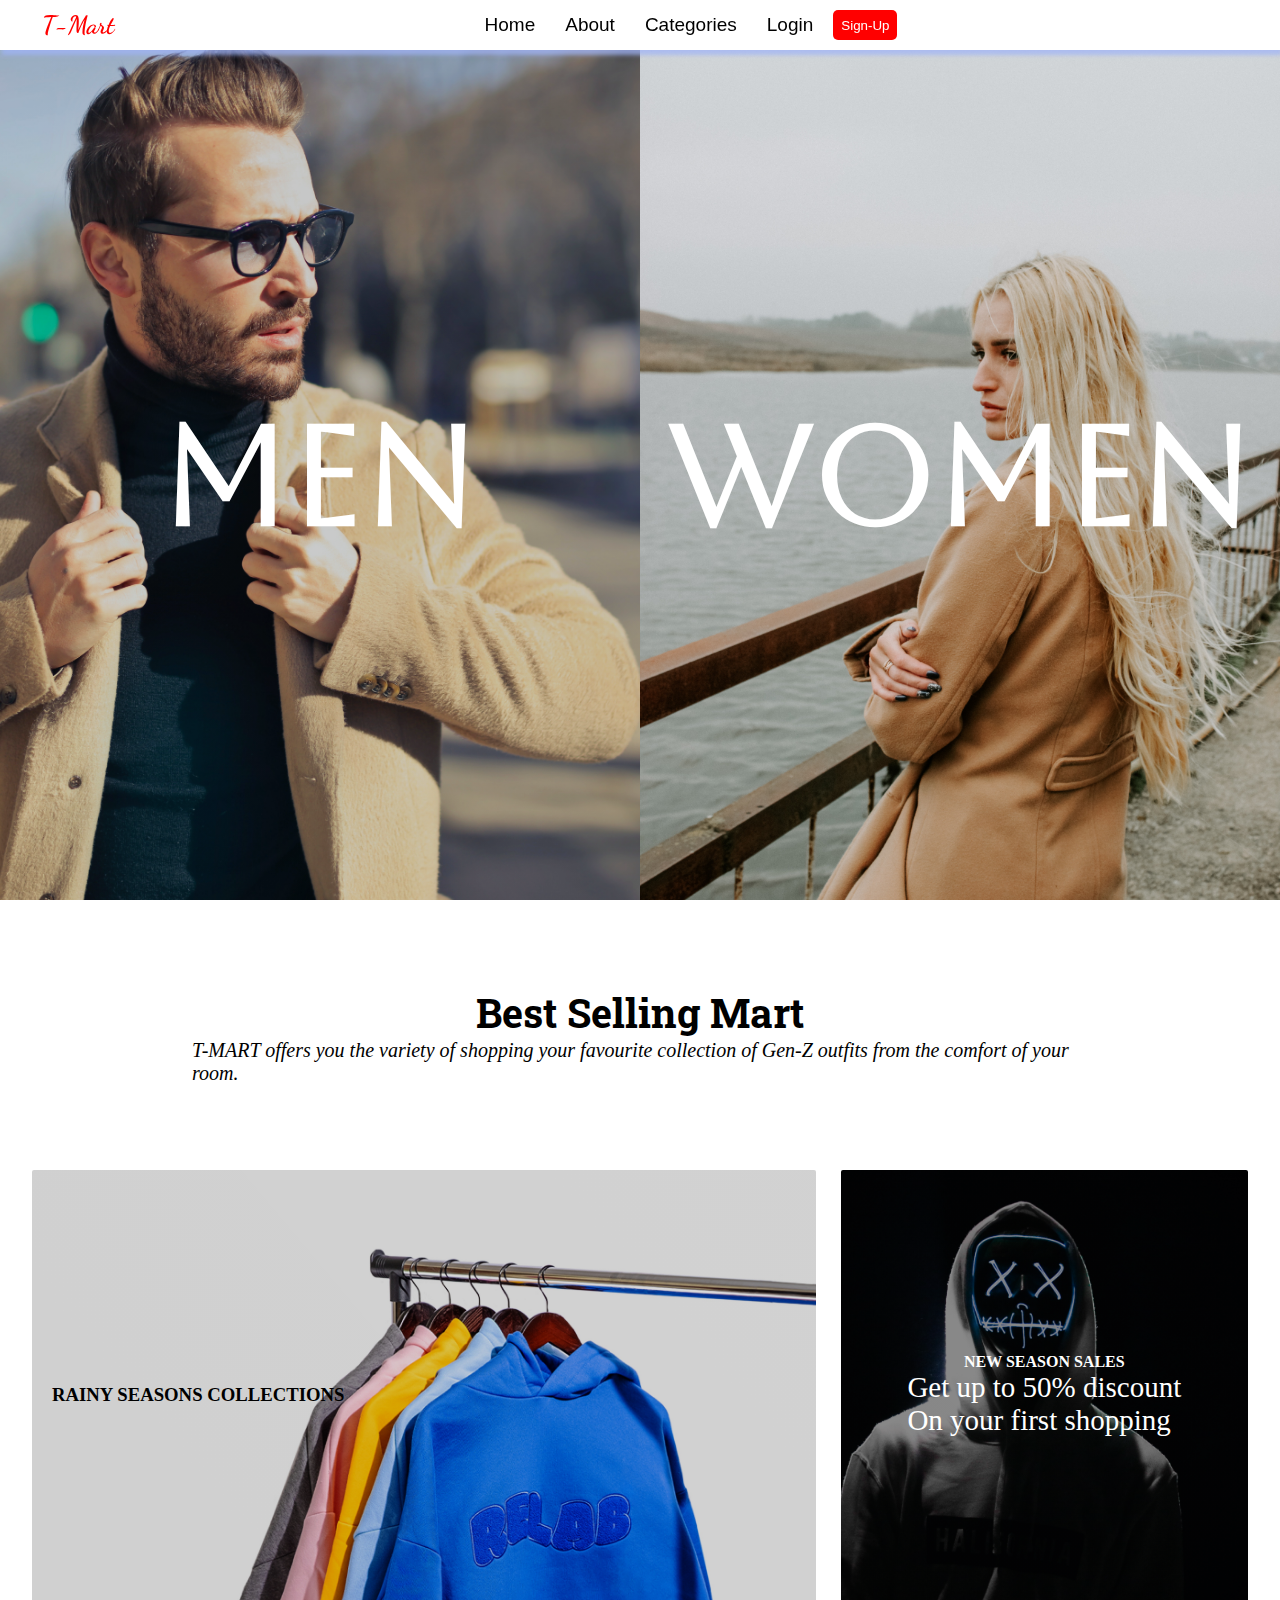
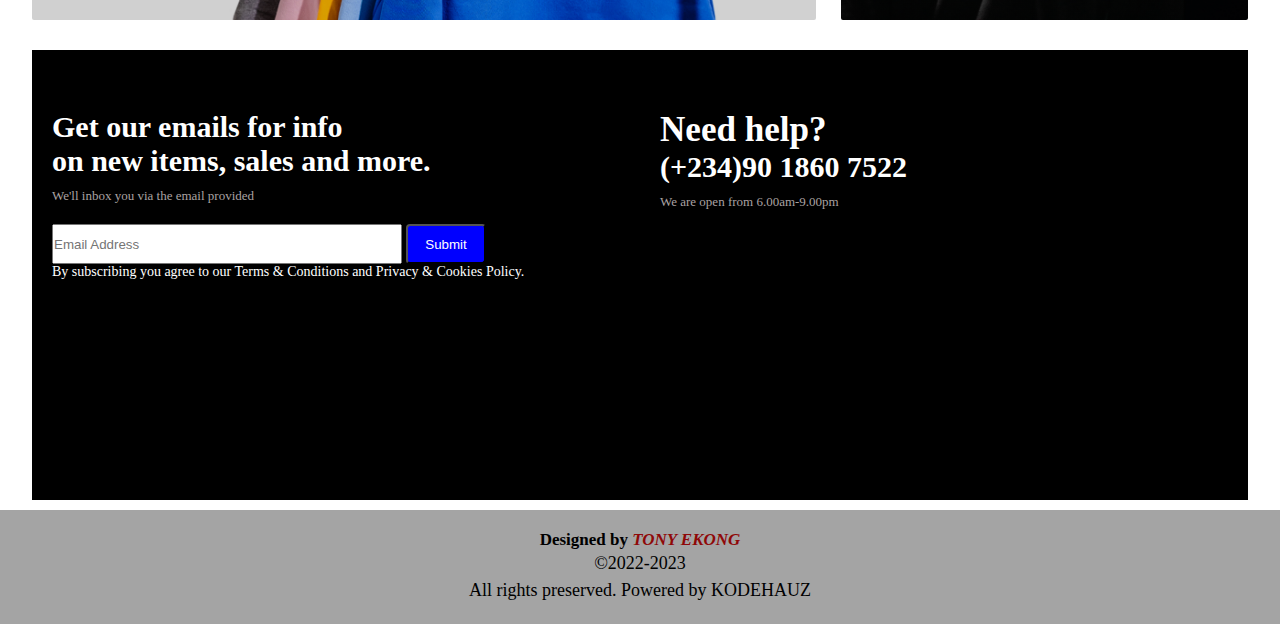
<file: index.html>
<!DOCTYPE html>
<html lang="en">

<head>
    <meta charset="UTF-8">
    <meta http-equiv="X-UA-Compatible" content="IE=edge">
    <meta name="viewport" content="width=device-width, initial-scale=1.0">
    <link rel="stylesheet" href="css/index.css">
    <link href="https://fonts.googleapis.com/css2?family=Aboreto&family=Uchen&display=swap" rel="stylesheet">
    <link
        href="https://fonts.googleapis.com/css2?family=Aboreto&family=Dancing+Script:wght@400;700&family=Uchen&display=swap"
        rel="stylesheet">
    <link
        href="https://fonts.googleapis.com/css2?family=Aboreto&family=Dancing+Script:wght@400;700&family=Roboto+Slab&family=Uchen&display=swap"
        rel="stylesheet">
    <title>T-MART</title>
</head>

<body>
    <header>
        <div class="container">
            <div class="head">
                <h1 class="logo">T-Mart</h1>
            </div>
            <div class="link">
                <ul>
                    <li class="a"><a href="index.html">Home</a></li>
                    <li class="a"><a href="about.html">About</a></li>
                    <li class="a"><a href="#">Categories</a></li>
                    <li class="a"><a href="login.html">Login</a></li>
                    <i><a href="signup.html"><input type="submit" value="Sign-Up" id="submit"></a></i>
                </ul>
            </div>
        </div>

    </header>
    <section class="hero-section">
        <div class="inner-container">
            <div class="image-1">
                <h1 class="hero-text">men</h1>
            </div>
            <div class="image-2">
                <h1 class="hero-text">women</h1>
            </div>
        </div>
    </section>
    <section class="best">
        <div class="best-content">
            <h2 class="best-heading"> Best Selling Mart</h2>
            <p class="best-para"><i>T-MART offers you the variety of shopping your favourite collection of Gen-Z outfits
                    from the comfort of your room.</i>
            </p>
        </div>
    </section>
    <section class="collection">
        <div class="container-advert">
            <div class="advert">
                <div class="advert-img1">
                    <div class="img">
                        <h3>RAINY SEASONS COLLECTIONS</h3>
                    </div>
                </div>
                <div class="advert-img2">
                    <div>
                        <h4>NEW SEASON SALES</h4>
                        <p>Get up to 50% discount<br>On your first shopping</p>
                    </div>
                </div>
            </div>
        </div>
    </section>
    <section class="contact-container">
        <div class="contact">
            <div class="email">
                <div class="info">
                    <p class="word1"><b>Get our emails for info</b></p>
                    <p class="word1"><b> on new items, sales and more.</b></p>
                    <p class="word">We'll inbox you via the email provided</p>
                </div>
                <div>
                    <input type="email" id="email" placeholder="Email Address">
                    <input type="submit" value="Submit" id="enter">
                </div>
                <div>
                    <p class="word2">By subscribing you agree to our Terms & Conditions and Privacy & Cookies Policy.
                    </p>
                </div>
            </div>
            <div class="need-help">
                <div class="help">
                    <h3>Need help?</h3>
                    <p><b>(+234)90 1860 7522</b></p>
                </div>
                <div class="service">
                    <P>We are open from 6.00am-9.00pm</P>
                </div>
            </div>
        </div>
    </section>
    <footer>
        <div class="foot">
            <h3>Designed by <i>TONY EKONG</i></h3>
            <p> &copy;2022-2023</p>
            <p>All rights preserved. Powered by KODEHAUZ</p>
        </div>
    </footer>
</body>

</html>
</file>
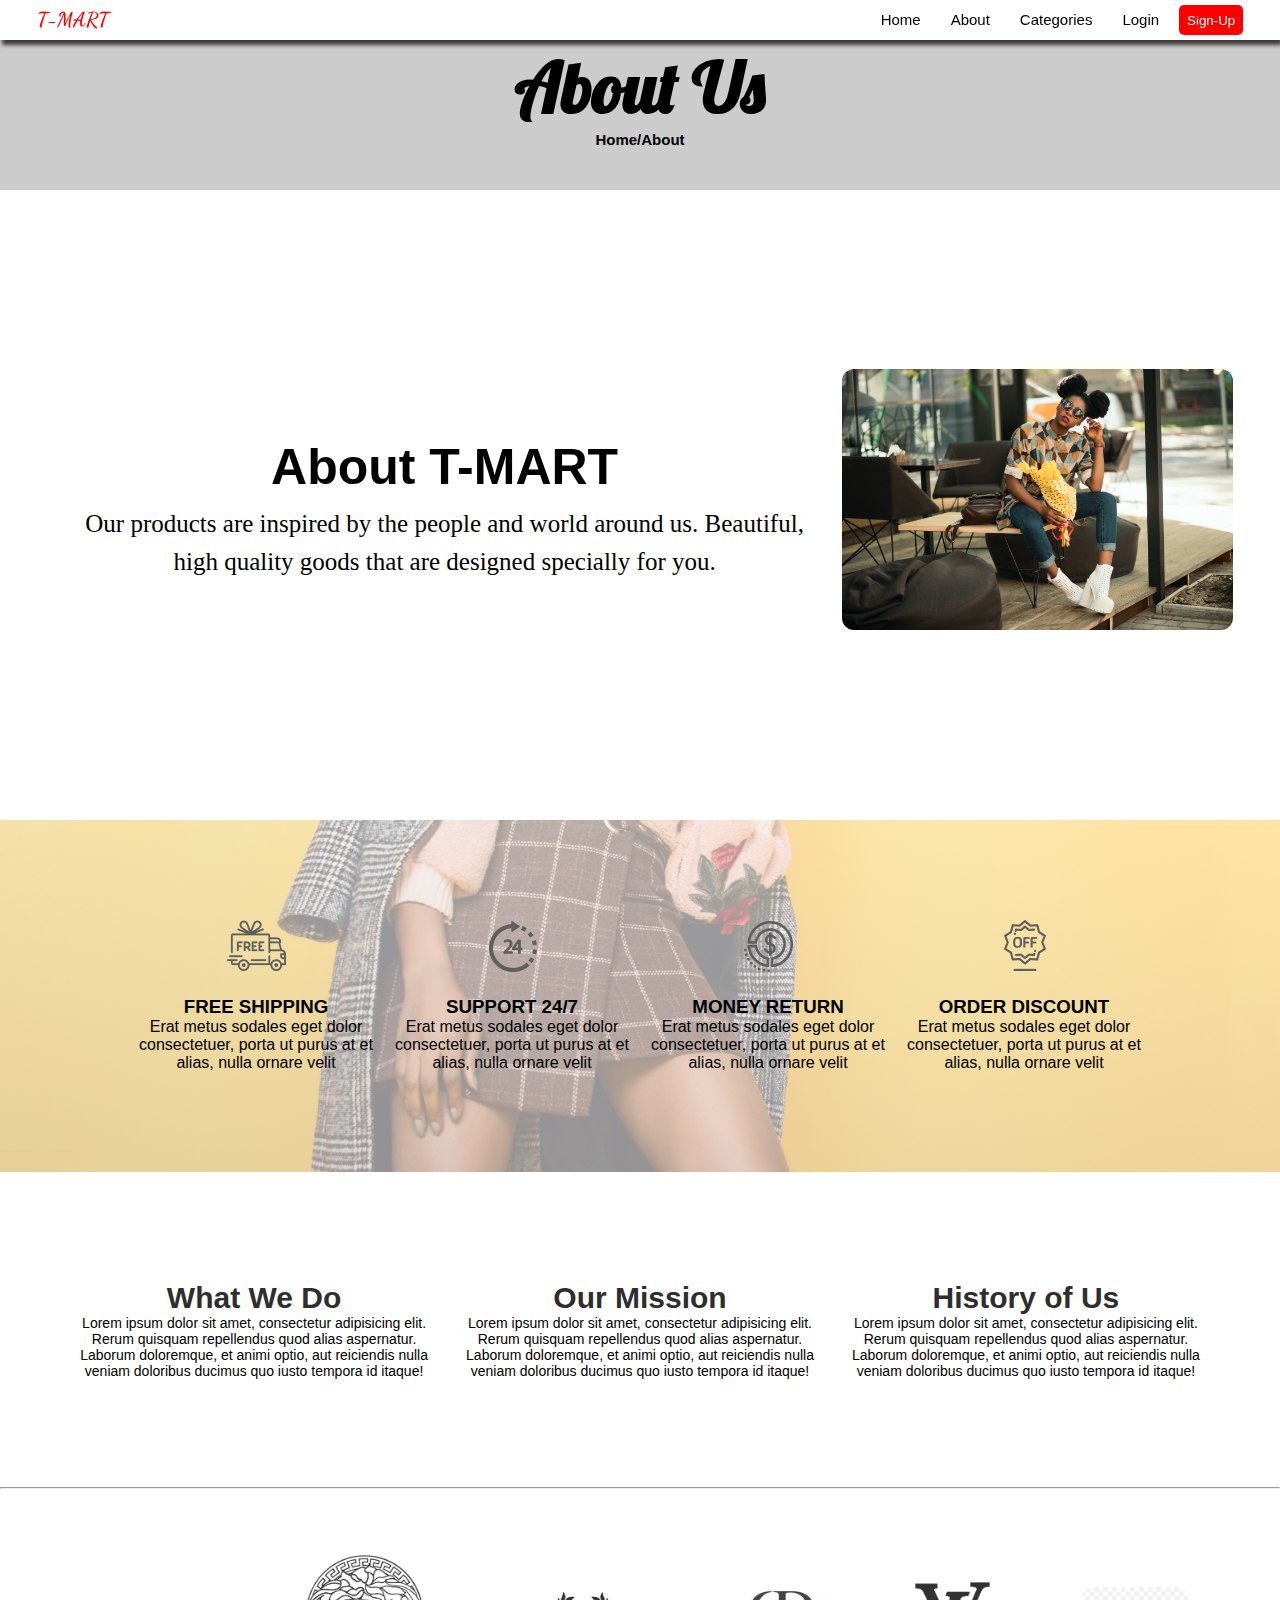
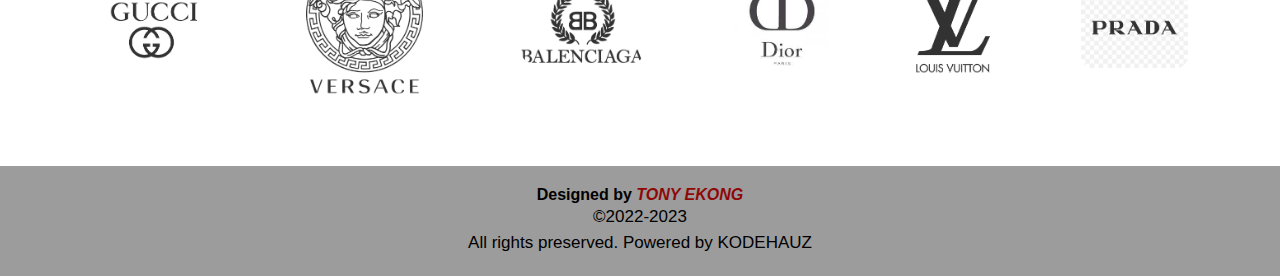
<file: about.html>
<!DOCTYPE html>
<html lang="en">

<head>
    <meta charset="UTF-8">
    <meta http-equiv="X-UA-Compatible" content="IE=edge">
    <meta name="viewport" content="width=device-width, initial-scale=1.0">
    <link rel="stylesheet" href="css/about.css">
    <link href="https://fonts.googleapis.com/css2?family=Aboreto&family=Uchen&display=swap" rel="stylesheet">
    <link
        href="https://fonts.googleapis.com/css2?family=Aboreto&family=Dancing+Script:wght@400;700&family=Uchen&display=swap"
        rel="stylesheet">
    <link
        href="https://fonts.googleapis.com/css2?family=Aboreto&family=Dancing+Script:wght@400;700&family=Roboto+Slab&family=Uchen&display=swap"
        rel="stylesheet">
    <link 
        href="https://fonts.googleapis.com/css2?family=Lobster&display=swap" 
        rel="stylesheet">
    <title>T-MART | About</title>
</head>

<body>
    <!-- First section  -->
    <header>
        <div class="container">
            <div class="head">
                <h1 class="logo">T-MART</h1>
            </div>
            <div class="link">
                <ul>
                    <li class="a"><a href="index.html">Home</a></li>
                    <li class="a"><a href="about.html">About</a></li>
                    <li class="a"><a href="#">Categories</a></li>
                    <li class="a"><a href="login.html">Login</a></li>
                    <i><a href="signup.html"><input type="submit" value="Sign-Up" id="submit"></a></i>
                </ul>
            </div>
        </div>
    </header>

    <!-- Page -content -->
    <!-- about section -->

    <section class="about">
        <div class="about-container">
            <div class="content">
                <div class="text-section">
                    <h1>About Us</h1>
                    <h3>Home/About</h3>
                </div>
            </div>
        </div>
    </section>

    <section class="about-section">
        <div class="container">
            <div class="about-content">
                <div class="text-section">
                    <h1>About T-MART</h1>
                    <p>Our products are inspired by the people and world around us. Beautiful, high quality goods that
                        are designed specially for you.
                    </p>

                </div>

                <div class="image-section">
                    <img src="images/image1.jpg" alt="..." class="img-fluid">
                </div>
            </div>
        </div>
    </section>

    <section class="services-section
    aos-init aos-animate" data-aos="fade-up" data-aos-delay="600">
        <div class="services-container">

            <div class="services aos-init aos-animate" id="service">
                <div class="icon">
                    <img src="./images/feature-icon-2.png" alt="...">
                </div>
                <h3>FREE SHIPPING</h3>
                <p>
                    Erat metus sodales eget dolor consectetuer, porta ut purus at et alias, nulla ornare velit


                </p>
            </div>
            <div class="services aos-init aos-animate" data-aos="fade-up" data-aos-delay="600" id="service">
                <div class="icon">
                    <img src="./images/feature-icon-3.png" alt="...">
                </div>
                <h3>SUPPORT 24/7</h3>
                <p>
                    Erat metus sodales eget dolor consectetuer, porta ut purus at et alias, nulla ornare velit
                </p>
            </div>
            <div class="services aos-init aos-animate" data-aos="fade-up" data-aos-delay="600" id="service">
                <div class="icon">
                    <img src="./images/feature-icon-4.png" alt="...">
                </div>
                <h3>MONEY RETURN</h3>
                <p>
                    Erat metus sodales eget dolor consectetuer, porta ut purus at et alias, nulla ornare velit

                </p>
            </div>
            <div class="order" data-aos="fade-up" data-aos-delay="600" id="service">
                <div class="icon">
                    <img src="./images/feature-icon-1.png" alt="...">
                </div>
                <h3>ORDER DISCOUNT</h3>
                <p>
                    Erat metus sodales eget dolor consectetuer, porta ut purus at et alias, nulla ornare velit

                </p>
            </div>
        </div>
    </section>

    <section class="woh">
        <div class="details">
            <h3>What We Do</h3>
            <p>
                Lorem ipsum dolor sit amet, consectetur adipisicing elit. Rerum quisquam repellendus quod alias
                aspernatur. Laborum doloremque, et animi optio, aut reiciendis nulla veniam doloribus ducimus quo iusto
                tempora id itaque!
            </p>
        </div>
        <div class="details">
            <h3>Our Mission</h3>
            <p>
                Lorem ipsum dolor sit amet, consectetur adipisicing elit. Rerum quisquam repellendus quod alias
                aspernatur. Laborum doloremque, et animi optio, aut reiciendis nulla veniam doloribus ducimus quo iusto
                tempora id itaque!
            </p>
        </div>
        <div class="details">
            <h3>History of Us</h3>
            <p>
                Lorem ipsum dolor sit amet, consectetur adipisicing elit. Rerum quisquam repellendus quod alias
                aspernatur. Laborum doloremque, et animi optio, aut reiciendis nulla veniam doloribus ducimus quo iusto
                tempora id itaque!
            </p>
        </div>
    </section>
    <!-- History section 

        <section class="history-section" id="history">
            <div class="container">
                <div class="text-section">
                    <h2>Our Story</h2>
                    <p>
                        Our story began in 2001 in a small studio in the middle of nowhere. With only one desk and next to no free time, our brand was born. Our passion for unique design and collaboration brought our vision, and products, to life.
                    </p>

                    <p>
                        Our products bring together the finest materials and stunning design to create something very special. We believe in quality, care, and creating unique products that everyone can enjoy. Colorful, creative, and inspired by what we see everyday, each product represents what we love about the world we live in. We hope they'll inspire you too.
                    </p>
                </div>
                <div class="image-section">
                    <img src="images/about-bg.jpg" alt="a_dark_skinned_woman" class="img-fluid">
                </div>
            
            </div>
        </section> -->
    <hr>
    <section class="brands">
        <!-- <h3>Brands We Work With</h3> -->
        <div class="brand-logos">
            <div class="logo">
                <img src="./images/gucci.png" alt="gucci " class="img-fluid">
            </div>
            <div class="logo">
                <img src="./images/versace.png" alt="versace " class="img-fluid img-fit">
            </div>
            <div class="logo">
                <img src="./images/balenciaga.png" alt="balenciaga" class="img-fluid">
            </div>
            <div class="logo">
                <img src="./images/dior.jpg" alt="dior " class="img-fluid">
            </div>

            <div class="logo">
                <img src="./images/l-vitton.png" alt="l-vitton" class="img-fluid img-fit">
            </div>
            <div class="logo">
                <img src="./images/prada.png" alt="prada " class="img-fluid">
            </div>
        </div>
    </section>
    <footer>
        <div class="foot">
            <h3>Designed by <i>TONY EKONG</i></h3>
            <p> &copy;2022-2023</p>
            <p>All rights preserved. Powered by KODEHAUZ</p>
        </div>
    </footer>
</body>

</html>
</file>
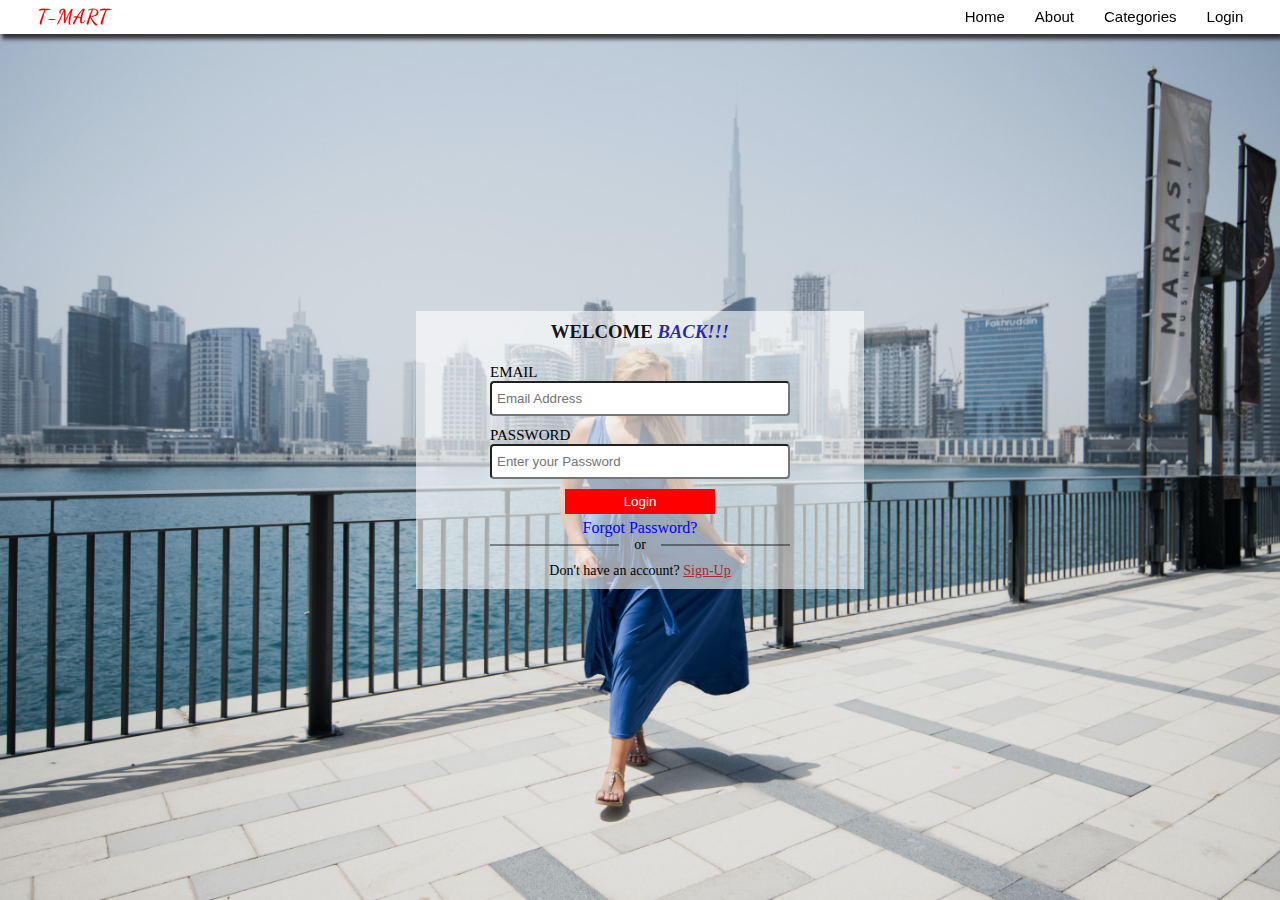
<file: login.html>
<!DOCTYPE html>
<html lang="en">

<head>
    <meta charset="UTF-8">
    <meta http-equiv="X-UA-Compatible" content="IE=edge">
    <meta name="viewport" content="width=device-width, initial-scale=1.0">
    <link rel="stylesheet" href="css/login.css">
    <link href="https://fonts.googleapis.com/css2?family=Aboreto&family=Uchen&display=swap" rel="stylesheet">
    <link
        href="https://fonts.googleapis.com/css2?family=Aboreto&family=Dancing+Script:wght@400;700&family=Uchen&display=swap"
        rel="stylesheet">
    <link
        href="https://fonts.googleapis.com/css2?family=Aboreto&family=Dancing+Script:wght@400;700&family=Roboto+Slab&family=Uchen&display=swap"
        rel="stylesheet">
    <title>T-MART | Login</title>
</head>

<body>
    <header>
        <div class="container">
            <div class="head">
                <h1 class="logo">T-MART</h1>
            </div>
            <div class="link">
                <ul>
                    <li class="a"><a href="index.html">Home</a></li>
                    <li class="a"><a href="about.html">About</a></li>
                    <li class="a"><a href="#">Categories</a></li>
                    <li class="a"><a href="login.html">Login</a></li>
                </ul>
            </div>
        </div>
    </header>
    <section class="main-section">
        <form class="form">
            <div class="form-container">
                <div>
                    <div class="info">
                        <h3><span id="blue">WELCOME</span> <i><span class="blue"> BACK!!!</span></i></h3>
                    </div>
                    <div>
                        <label for="email" class="email">EMAIL</label><br>
                        <input type="email" id="email" placeholder="Email Address">
                    </div>
                    <div>
                        <label for="password" class="password">PASSWORD</label><br>
                        <input type="password" id="password" placeholder="Enter your Password">
                    </div>
                    <div class="login">
                        <input type="submit" value="Login" id="login">
                    </div>
                    <div class="ref">
                        <a href="#">Forgot Password?</a>
                    </div>
                    <div class="line">
                        <hr>
                        <p>or</p>
                        <hr>
                    </div>
                    <div class="last">
                        <p>Don't have an account? <a href="signup.html">Sign-Up </a></p>
                    </div>
                </div>
            </div>
        </form>
    </section>
</body>

</html>
</file>
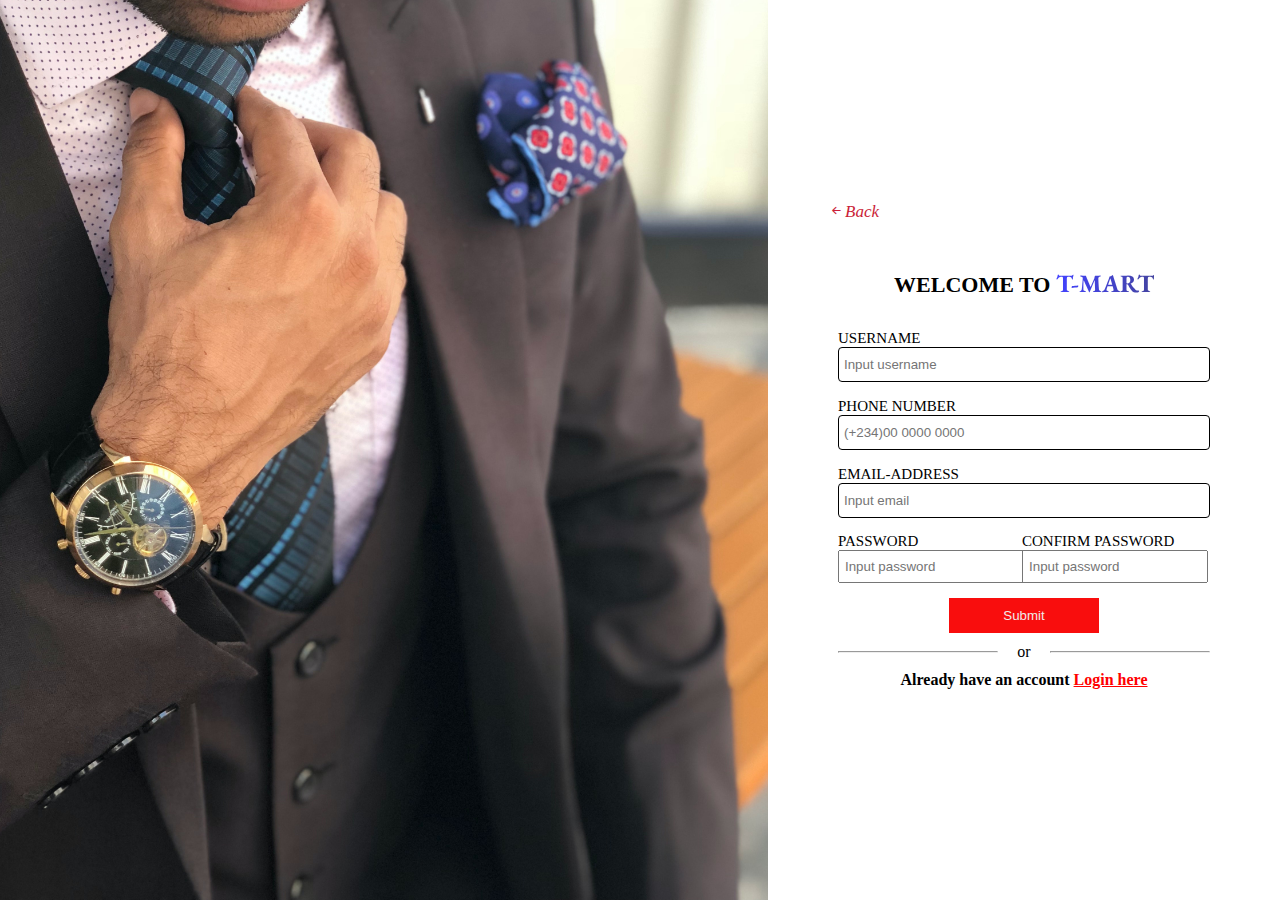
<file: signup.html>
<!DOCTYPE html>
<html lang="en">

<head>
    <meta charset="UTF-8">
    <meta http-equiv="X-UA-Compatible" content="IE=edge">
    <meta name="viewport" content="width=device-width, initial-scale=1.0">
    <link rel="stylesheet" href="css/signup.css">
    <link href="https://fonts.googleapis.com/css2?family=EB+Garamond&display=swap" rel="stylesheet">
    <link rel="stylesheet" href="https://cdn.jsdelivr.net/npm/bootstrap-icons@1.9.1/font/bootstrap-icons.css">
    <title>T-MART | Signup</title>
</head>

<body>
    <!-- <header>
        <div class="container">
            <div class="head">
                <h1 class="logo">T-MART</h1>
            </div>
            <div class="link">
                <ul>
                    <li class="a"><a href="index.html">Home</a></li>
                    <li class="a"><a href="about.html">About</a></li>
                    <li class="a"><a href="#">Categories</a></li>
                </ul>
            </div>
        </div>
    </header> -->
    <section class="flex-section">
        <div class="image"></div>
        <div class="form-section">
            <form class="form">
                <div class="back"><a href="index.html" class="tag"><i class="bi bi-arrow-left-short">Back</i></a></div>
                <h1><span class="white">WELCOME TO</span> <span class="blue">T-MART</span></h1>
                <div class="flex-container">
                    <div class="flex">
                        <div class="flex-div">
                            <div>
                                <label for="name" id="text">USERNAME</label><br>
                                <input type="text" id="name" placeholder="Input username">
                            </div>
                            <div>
                                <label for="phone" id="text">PHONE NUMBER</label><br>
                                <input type="tel" id="phone" placeholder="(+234)00 0000 0000">
                            </div>
                            <div>
                                <label for="email" id="text">EMAIL-ADDRESS</label><br>
                                <input type="email" id="email" placeholder="Input email">
                            </div>
                            <div class="pass">
                                <div class="pass1" id="text">
                                    <label for="password">PASSWORD</label><br>
                                    <input type="password" id="password" placeholder="Input password">
                                </div>
                                <div class="pass2" id="text">
                                    <label for="password">CONFIRM PASSWORD</label><br>
                                    <input type="password" id="password" placeholder="Input password">
                                </div>
                            </div>
                            <div>
                                <input type="submit" value="Submit" id="submit">
                            </div>
                            <div class="line">
                                    <hr><p class="or">or</p>
                                    <hr>
                            </div>
                            <div class="login">
                                <h4>Already have an account <a href="login.html">Login here</a></h4>
                            </div>
                        </div>
                    </div>
                </div>
            </form>
        </div>
    </section>
</body>

</html>
</file>
<file: css/index.css>
* {
    margin: 0;
    padding: 0;
    box-sizing: border-box;
}

header {
    box-shadow: 2px 5px 4px rgba(160, 180, 247, 0.733);
    background-color: white;
    color: red;
    padding: 10px;
    display: flex;
    width: 100%; 
    position: fixed;
    z-index: 1;
}

.container {
    width: 95%;
    margin: 0 auto;
    justify-content: space-between;
    align-items: center;
    display: flex;

}

.logo {
    font-family: 'Dancing Script', cursive;
    font-size: 25px;
}

header ul {
    list-style: none;
    display: flex;                                               
    justify-content: center;
    align-items: center;
}

header ul li a {
    text-decoration: none;
    color: black;
    font-size: 19px;
    font-family: sans-serif;
}

header ul li a:hover {
    border-bottom: 1px solid blue;
    padding-bottom: 3px;
    color: blue;
    transition: 0.3s;
}

header ul li a:focus {
    color: orange !important;
}


header ul li {
    margin-left: 30px;
}

#submit {
    /* background-color: rgb(41, 41, 175); */
    background-color: red;
    color: white;
    /* width: 50px; */
    height: 30px;
    margin-left: 20px;
    border: none;
    padding: 6px 8px;
    border-radius: 5px;
    text-transform: capitalize;

}

#submit:hover {
    background-color: white;
    color: red;
    font-size: 15px;
    border: 1px solid black;

}


.link {
    display: flex;
    justify-content: center;
    align-items: center;
    margin: 0 auto;
}

.link a:active {
    color: orange;
}


.inner-container {
    width: 100%;
    height: fit-content;
    display: flex;

}

.image-1,
.image-2 {
    height: 100vh;
    width: 50%;
    text-align: center;
    display: flex;
    justify-content: center;
    align-items: center;
}

.image-1:hover {
    background-image: linear-gradient(45deg, rgba(0, 0, 0, 0.685), rgba(0, 0, 0, 0.616)), url(../images/man.png.jpg);
    border: 1px solid rgb(144, 195, 252);
    cursor: pointer;
}

.image-2:hover {
    background-image:linear-gradient(45deg, rgba(0, 0, 0, 0.575), rgba(0, 0, 0, 0.452)), url(../images/pexels-maryia-plashchynskaya-3615455.jpg);
    border: 1px solid rgb(144, 195, 252);
    cursor: pointer;
}



.image-1 {
    background-image: linear-gradient(45deg, rgba(0, 0, 0, 0.185), rgba(0, 0, 0, 0.24)), url(../images/man.png.jpg);
    background-position: center;
    background-repeat: no-repeat;
    background-size: cover;
}

.image-2 {
    background-image: url(../images/pexels-maryia-plashchynskaya-3615455.jpg);
    background-position: center;
    background-repeat: no-repeat;
    background-size: cover;
}


.hero-text {
    font-size: 140px;
    font-family: 'Aboreto', cursive;
    text-transform: capitalize;
    color: white;
    margin-top: 50px;

}

.best {
    height: 30vh;
    width: 100%;
    display: flex;
    justify-content: center;
    align-items: center;
}

.best-content {
    width: 100%;
}

.best-heading {
    text-align: center;
    font-family: 'Roboto Slab', serif;
    font-size: 40px;
}

.best-para {
    font-size: 20px;
    width: 70%;
    margin: 0 auto;
}


.container-advert {
    display: flex;
    justify-content: space-around;
    width: 95%;
    margin: 0 auto;
    margin-bottom: 20px;
}

.advert {
    width: 100%;
    height: fit-content;
    display: flex;
    justify-content: space-between;
}

.advert-img1 {
    height: 50vh;
    width: 64.5%;
    background-image: linear-gradient(50deg, rgba(0, 0, 0, 0.151), rgba(0, 0, 0, 0.144)), url(../images/pexels-relab-12555811.jpg);
    background-size: cover;
    background-repeat: no-repeat;
    background-position: top;
    display: flex;
    align-items: center;
    border-radius: 2px;
}

.advert-img2 {
    height: 50vh;
    width: 33.5%;
    background-image: linear-gradient(50deg, rgba(0, 0, 0, 0.473), rgba(0, 0, 0, 0.459)), url(../images/pexels-sebastiaan-stam-1482476.jpg);
    background-position: bottom;
    background-repeat: no-repeat;
    background-size: cover;
    border-radius: 2px;
    display: flex;
    align-items: center;
    justify-content: center;
    color: white;
}

.advert-img2:hover, .advert-img1:hover{
    cursor: pointer;
}

.advert-img2 h4{
    text-align: center;
}

.advert-img2 p{
    font-size: 29px;
}

.img {
    padding: 0px 20px;
}

.collection {
    margin-bottom: 30px;
}

.contact-container {
    margin-bottom: 10px;
}

.contact {
    background-color: black;
    height: 50vh;
    width: 95%;
    color: white;
    display: flex;
    margin: 0 auto;
}


.email,
.need-help {
    width: 50%;
    height: 50vh;
    padding: 60px 0px 0px 20px;
}


.email .word1 {
    font-size: 30px;
}

.email .word {
    margin-top: 10px;
    color: #aaa2a2;
    font-size: 13px;
}

.word2{
    font-size: 14px;
}

#email{
    margin-top: 20px;
    height: 40px;
}

#email {
    width: 350px;
}

#enter {
    width: 80px;
    height: 40px;
    background-color: blue;
    color: white;
    transition: 0.7s;
    border-radius: 4px;
}

#enter:hover {
    background-color: white;
    color: blue;
    padding: 5px;
    cursor: pointer;
}

.help {
    margin-bottom: 10px;
    font-size: 30px;
}

.service {
    color: #aaa2a2;
    font-size: 13px;
}

.flex{
    display: flex;
    justify-content: space-around;
    padding: 20px 0px 10px;
    background-color: rgba(0, 0, 0, 0.671);
}

.flex li{
    font-size: 13px;
    padding: 3px 0px;
}

li{
    list-style: none;
}

footer {
    background-color: rgba(0, 0, 0, 0.356);
    color: black;

    padding: 20px;
}

.foot {
    text-align: center;
}

.foot i{
    color: rgb(143, 8, 8);
}

.foot p {
    font-size: 18px;
    padding: 3px 0px;
}

.foot h3 {
    font-size: 17px;
}

.last, footer{
    color: black;
    font-size: 15px;
}

/* tablet view */
@media screen and (max-width: 769px){
    header ul li a {
        font-size: 16px;
    }

    .hero-text {
        font-size: 84px;
    }

    .best {
        height: 38vh;
    }

    .best-heading{
        font-size: 37px;
    }

    .best-para {
        font-size: 17px;
    }

    .advert-img2 p {
        font-size: 22px;
    }

    .email .word1 {
        font-size: 20px;
    }

    #email{
        width: 330px;
    }


    #email {
        margin-top: 15px;
    } 

    #enter {
        width: 64px;
        height: 29px;
        margin-top: 3px;
    }

    .email, .need-help {
      padding: 40px 0px 0px 20px;
    }

    .word2 {
        font-size: 12px;
    }    
}

@media screen and (max-width: 426px){
    header{
        width: 100%;
    }

    header ul li {
        margin-left: 10px;
    }

    header ul li a {
        font-size: 13px;
    }

    .inner-container{
        flex-direction: column;
    }

    .image-1, .image-2{
        width: 100%;
    }

    #submit{
        margin-left: 10px;
        border: none;
        padding: 4px 4px;
        height: 23px;
    }

    .logo{
        font-size: 20px;
    }

    .image-1,.image-2{
        height: 70vh;
    }

    .hero-text {
        font-size: 48px;
    }

    .best-heading{
        font-size: 25px;
    }

    .best-para{
        font-size: 13px;
    }

    .advert{
        flex-direction: column;
    }

    .advert-img1, .advert-img2{
        width: 100%;
        margin-bottom: 20px;
    }

    #email{
        width: 250px;
        height: 30px;
        margin-bottom: 10px;
    }

   
    .contact{
        flex-direction: column;
        height: fit-content;
    }

    .email, .need-help {
        width: 100%;
        height: fit-content;
    }

    .help{
        font-size: 25px;
        margin-bottom: 3px;
    }

    .word2{
        width: 70%;
    }

    .service{
        margin-bottom: 10px;
    }

    .flex{
        width: 100%;
        flex-wrap: wrap;
    }

    .div{
        width: 35%;
        margin-bottom: 10px;
        /* text-align: center; */
    }

    .div h4{
        font-size: 17px;
    }
    
}

@media screen and (max-width: 376px){
    header ul li{
        margin-left: 7px;
    }
    
    #submit{
        margin-left: 7px;
    }
}
</file>
<file: css/about.css>
* {
    margin: 0%;
    padding: 0;
    box-sizing: border-box;
}

body {
    font-family: sans-serif;
}

header {
    box-shadow: 2px 5px 4px rgba(14, 4, 4, 0.733);
    background-color: white;
    color: red;
    padding: 5px;
    position: fixed;
    right: 0;
    left: 0; 
}

.container {
    width: 95%;
    margin: 0 auto;
    justify-content: space-between;
    align-items: center;
    display: flex;

}

.logo {
    font-family: 'Dancing Script', cursive;
    font-size: 20px;
}

header ul {
    list-style: none;
    display: flex;
    justify-content: center;
    align-items: center;
}

header ul li a {
    text-decoration: none;
    color: black;
    font-size: 15px;
    font-family: sans-serif;
}

.link a:hover {
    border-bottom: 1px solid blue;
    padding-bottom: 3px;
    color: blue;
    transition: 0.3s;
}

header ul li a:focus {
    color: orange;
}


header ul li {
    margin-left: 30px;
}

#submit {
    /* background-color: rgb(41, 41, 175); */
    background-color: red;
    color: white;
    /* width: 50px; */
    height: 30px;
    margin-left: 20px;
    border: none;
    padding: 6px 8px;
    border-radius: 5px;
    text-transform: capitalize;

}

#submit:hover {
    background-color: white;
    color: red;
    font-size: 15px;
    border: 1px solid black;

}

/* .top-section {
    height: 100vh;
} */


.about-container {
    width: 80%;
    margin: 0 auto;
    display: flex;
    justify-content: center;
    align-items: center;   
}

.about {
    background: rgba(128, 128, 128, 0.4);
    height: fit-content;
    padding: 20px;
    color: black;
    display: flex;
    justify-content: center;
    align-items: center;
}

.content {
    display: flex;
    justify-content: center;
    align-items: center;
    height: 150px;
}

.content h1{
    font-family: 'Lobster', cursive;
    font-size: 70px;
}

.content h3{
    font-size: 15px;
}


.about-section {
    display: flex;
    justify-content: space-between;
    align-items: center;
    width: 100%;
}

.about-section h1 {
    font-family: sans-serif;
}

.about-content {
    color: black;
    font-size: 25px;
    text-align: center;
    font-family: geneva;
    padding: 15px;
    display: flex;
    line-height: 1.5;
    height: 70vh;
    align-items: center;
}

.about-content p {
    font-size: 25px;
}

.text-section{
    width: 100%;
    padding: 20px;
    text-align: center;
}

.image-section {
    width: 50%;
}

.img-fluid {
    width: 100%;
    height: auto;
    border-radius: 12px;
}

.brands{
    padding: 50px 0;
    display: flex;
    flex-direction: column;
    align-items: center;
}

.brands h3{
    padding: 0 0 15px 0;
    font-size: 60px ;
}

.brand-logos{
    padding: 16px;
    display: flex;
    justify-content: center;
    align-items: center;
    width: 95%;
    margin: 0 auto;                  
}

.logo {
    display: flex;
    justify-content: center;
    align-items: center;
}

.logo .img-fluid {
    width: 55%;
    height: auto;
    opacity: 0.8;
}

.logo .img-fluid .img-fit{
    width: 50px;
    height: 160px;
}

.woh{
    display: flex;
    justify-content: space-between;
    align-items: center;
    height: 35vh;
    width: 90%;
    margin: 0 auto;
}

.details{
    width: 33%;
    padding: 12px;
    text-align: center;
}

.details h3 {
    font-size: 30px;
    font-family: "Mont-serrat", sans-serif;
    color: #2e2e2e;
}

.details p {
    font-size: 14px;
}

.services-section {
    display: flex;
    justify-content: space-between;
    align-items: center;
    margin: 0 auto;
    background: linear-gradient(10deg,rgba(219, 214, 214, 0.658), rgba(255, 255, 255, 0.61)), url(../images/about-bg.jpg);
    background-repeat: no-repeat;
    background-position:  center;
    background-size: cover;
    opacity: 1;
    text-align: center;
    padding: 100px 0;
}

.services-container {
    opacity: 1;
    width: 80%;
    margin: 0 auto;
    display: flex;
    justify-content: center;
    align-items: center;
}

.icon {
    margin-bottom: 20px;
}


footer {
    background-color: rgba(0, 0, 0, 0.39);
    color: black;
    padding: 20px;
}

.foot {
    text-align: center;
}

.foot i{
    color: rgb(143, 8, 8);
}

.foot p {
    font-size: 17px;
    padding: 3px 0px;
}

.foot h3 {
    font-size: 16px;
}

@media screen and (max-width: 768px) {
    .services-section{
        padding: 21px 5px;
    }

    .about-content p {
        font-size: 19px;
    }

    .about-content{
        height: 60vh;
    }

    .about-section h1 {
        font-family: sans-serif;
        font-size: 30px;
    }

    .details {
        width: 30%;
        padding: 0px;
        text-align: center;
    }

    .icon {
        margin-bottom: 10px;
    }

    .woh {
        margin: 10px auto;
    }
}

@media screen and (max-width: 426px){
    header ul li {
        margin-left: 10px;
    }

    header ul li a{
         font-size: 13px;
    }

    #submit{
        height: 24px;
        margin-left: 7px;
        padding: 5px 3px;
    }

    .logo{
        font-size: 15px;
    }

    .content h1{
        font-size: 50px;
    }

    .about-section h1 {
        font-size: 20px;
    }

    .about-content{
        flex-direction: column-reverse;
        height: fit-content
    }

    .image-section{
        width: 285px;
    }

    .services-container{
        width: 100%;
        flex-wrap: wrap;
    }

    #service{
        width: 40%;
        margin-bottom: 10px;
    }

    .woh{
        height: fit-content;
        flex-wrap: wrap;
        width: 100%;
        justify-content: space-around;
    }

    .details{
        width: 35%;
        margin-bottom: 10px;
    }

    .details h3 {
        font-size: 18px;
    }

    .details p{
        height: 50%;
    }

    .brand-logos{
        height: 20vh;
    }
}

@media screen and (max-width: 321px){
    .content h1 {
        font-size: 32px;
    }
}
</file>
<file: css/login.css>
*{
    padding: 0;
    margin: 0;
    box-sizing: border-box;
}

header {
    box-shadow: 2px 5px 4px rgba(14, 4, 4, 0.733);
    background-color: white;
    color: red;
    padding: 5px;
    position: fixed;
    right: 0;
    left: 0; 
}

.container {
    width: 95%;
    margin: 0 auto;
    justify-content: space-between;
    align-items: center;
    display: flex;

}

.logo {
    font-family: 'Dancing Script', cursive;
    font-size: 20px;
}

header ul {
    list-style: none;
    display: flex;
    justify-content: center;
    align-items: center;
}

header ul li a {
    text-decoration: none;
    color: black;
    font-size: 15px;
    font-family: sans-serif;
}

header ul li a:hover {
    border-bottom: 1px solid blue;
    padding-bottom: 3px;
    color: blue;
    transition: 0.3s;
}

.link a:focus {
    color: orange;
}


header ul li {
    margin-left: 30px;
}



.main-section{
    background-image: url(../images/pexels-the-lazy-artist-gallery-1201613.jpg);
    background-position: center;
    background-size: cover;
    background-repeat: no-repeat;
    height: 100vh;
}

.form-container{
    border: 1px soid red;
    background-color: rgba(255, 255, 255, 0.61);
    width: 35%;
    height: fit-content;
    display: flex;
    justify-content: center;
    align-items: center;
}

.form{
    width: 100%;
    height: 100vh;
    display: flex;
    align-items: center;
    justify-content: center;
}

.blue{
    color: rgba(14, 14, 172, 0.884);
}

#blue{
    color: rgba(0, 0, 0, 0.918);
}



#email{
    padding: 5px;
    width: 300px;
    height: 35px;
    margin-bottom: 10px;
    border-radius: 4px;
}

.email{
    font-size: 15px;
}

#password{
    padding: 5px;
    width: 300px;
    height: 35px;
    margin-bottom: 10px;
    border-radius: 4px;
}

.password{
    font-size: 15px;
}

#login{
   padding: 5px;
   width: 50%;
   background-color: red;
   color: white;
   border: none;
   transition: 0.3s;
}

#login:hover {
    padding: 7px;
    width: 53%;
    background-color: white;
    color: red;
    border: none;
    cursor: pointer;
 }

.login{
    display: flex;
    justify-content: center;
}

.info{
    text-align: center;
    margin-top: 10px;
    margin-bottom: 20px;
}

.last p{
    font-size: 14px;
    margin: 0 auto;
    text-align: center;
    margin-bottom: 10px;
}

.line p{
    font-size: 14px;
    margin: 0 auto;
}

p a{
    color: brown;
}

p a:hover {
    color: brown;
    font-size: 14px;
}

.line{
    display: flex;
    justify-content: center;
    align-items: center;
    margin-bottom: 10px;
}

hr{
    width: 43%;
    height: 30%;
    border: 1px solid rgba(0, 0, 0, 0.404);
}

.ref a{
    text-decoration: none;
    display: flex;
    align-items: center;
    justify-content: center;
    margin-top: 5px;
    color: blue;
}

@media screen and (max-width: 769px) {
    .form-container{
        width: 50%;
    }
}

@media screen and (max-width: 426px){
    .form-container{
        width: 70%;
    }

    #password, #email{
        width: 250px;
    }
}

@media screen and (max-width: 321px){
    .form-container{
         width: 85%;
    }

    header ul li {
        margin-left: 7px;
        font-size: 5px;
    }

    .logo{
        font-size: 15px;
    }
}
</file>
<file: css/signup.css>
* {
    padding: 0;
    margin: 0;
    box-sizing: border-box;
}


.flex-section {
    display: flex;
}


.form-section {
    width: 40%;
    height: 100vh;
    display: flex;
    align-items: center;
    justify-content: center;
}

.flex {
    display: flex;
    justify-content: center;
    align-items: center;
    height: fit-content;
    width: 100%;
    padding: 10px;
}

.image {
    width: 60%;
    min-height: 100vh;
    background-image: url(../images/pexels-the-lazy-artist-gallery-1342609.jpg);
    background-position: top;
    background-size: cover;
    background-repeat: no-repeat;
}

h1 {
    text-align: center;
    margin-bottom: 20px;
    font-size: 22px;
}

.blue {
    background: linear-gradient(90deg, rgba(0, 0, 255, 0.74), rgba(48, 48, 150, 0.904));
    -webkit-background-clip: text;
    -webkit-text-fill-color: transparent;
    font-family: 'EB Garamond', serif;
    font-size: 25px;
}

.pass {
    display: flex;
    justify-content: space-between;
    width: 97%;
}

#name {
    padding: 1px 0px 1px 5px;
    width: 100%;
    height: 35px;
    border-radius: 4px;
    margin-bottom: 15px;
    border: 1px solid;
}

#phone {
    padding: 1px 0px 1px 5px;
    width: 100%;
    height: 35px;
    border-radius: 4px;
    margin-bottom: 15px;
    border: 1px solid;
}

#email {
    padding: 1px 0px 1px 5px;
    width: 100%;
    height: 35px;
    border-radius: 4px;
    margin-bottom: 15px;
    border: 1px solid;
}

.pass1 {
    width: 49%;
}

.pass2 {
    width: 49%;
}

#password {
    height: 33px;
    margin-bottom: 15px;
    padding: 1px 0px 1px 5px;
}


#submit {
    padding: 10px;
    cursor: pointer;
    background-color: rgb(249, 13, 13);
    color: rgb(240, 234, 234);
    border: none;
    margin: 0 auto;
    display: flex;
    justify-content: center;
    width: 150px;
    margin-bottom: 10px;
    transition: 0.4s;
}

#submit:hover {
    padding: 11px;
    cursor: pointer;
    box-shadow: black;
    background-color: white;
    color: red;
    border: none;
    margin: 0 auto;
    display: flex;
    justify-content: center;
    width: 150px;
    margin-bottom: 10px;
    border: 1px solid black;
}

.line {
    display: flex;
    justify-content: space-between;
    align-items: center;
    margin-bottom: 10px;
}

hr {
    width: 43%;
    height: 20%;
}

.login {
    text-align: center;
}

.login a {
    color: red;
}

#text {
    font-size: 15px;
}

.back {
    margin-bottom: 45px;
}

.tag {
    text-decoration: none;
    color: #cb1f39;
    font-size: 17px;
}

@media screen and (max-width: 769px) {
    .form-section {
        height: fit-content;
        width: 50%;
    }

    .image {
        width: 50%;
    }

    .form {
        width: 95%;
    }

    #submit {
        margin-bottom: 5px;
    }

    .line {
        margin-bottom: 5px;
    }


    h1 {
        margin: 0 auto;
        margin-bottom: 14px;
        font-size: 15px;
        width: 50%;
    }

    #name {
        width: 95%;
    }

    #phone {
        width: 95%;
    }

    #email {
        width: 95%;
    }

    .pass1,
    .pass2 {
        width: 95%;
    }

    #password {
        width: 100%;
    }

    .pass {
        flex-direction: column-reverse;
        width: 100%;
    }
}

@media screen and (max-width: 426px){
    .image{
        display: none;
    }

    .form-section{
        width: 100%;
        background-image:linear-gradient(45deg, rgba(0, 0, 0, 0.466), rgba(0, 0, 0, 0.548)), url(../images/pexels-the-lazy-artist-gallery-1342609.jpg);
        background-position: top;
        background-size: cover;
        background-repeat: no-repeat;
        background-attachment: fixed;
    }

    #text, .white, .or, .login{
        color: white;
    }

    .blue {
        background: linear-gradient(90deg, rgb(0, 195, 255), rgba(48, 109, 150, 0.986));
        -webkit-background-clip: text;
        -webkit-text-fill-color: transparent;
        font-family: 'EB Garamond', serif;
        font-size: 25px;
    }
}
</file>
